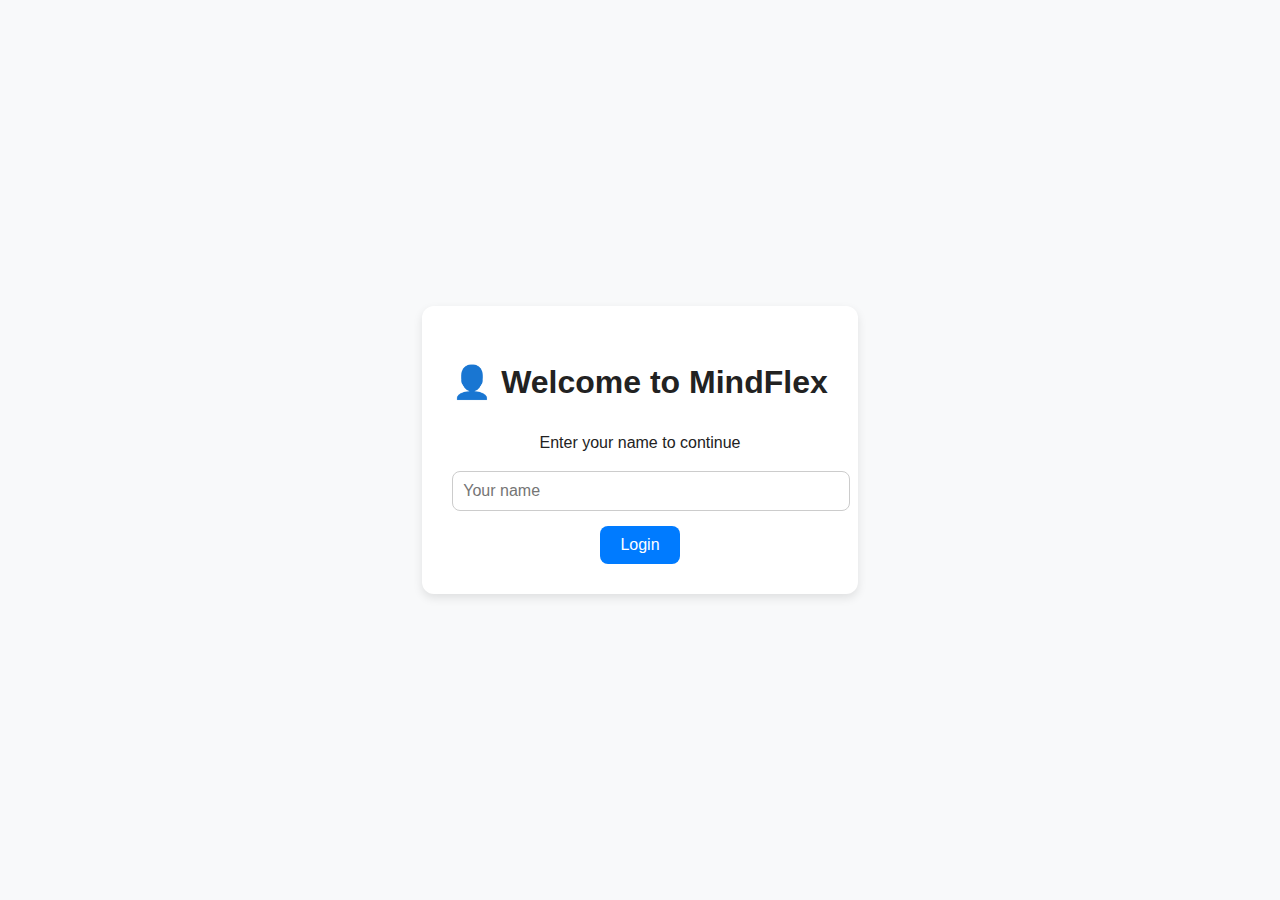
<file: index.html>
<!-- index.html -->
<!DOCTYPE html>
<html lang="en">
<head>
  <meta charset="UTF-8" />
  <meta name="viewport" content="width=device-width, initial-scale=1.0"/>
  <title>MindFlex — Cognitive Rehab Suite</title>
  <link rel="stylesheet" href="style.css" />
</head>
<body>
  <header>
    <h1>🧠 MindFlex</h1>
    <p id="greeting"></p>
    <p>Helping stroke patients & elderly boost memory and focus through fun games!</p>
    <nav>
      <a href="games/memory.html">Memory Match</a>
      <a href="games/reaction.html">Reaction Tester</a>
      <a href="games/sequence.html">Sequence Recaller</a>
      <a href="games/tracker.html">Progress Tracker</a>

    </nav>
  </header>

  <main>
    <section>
      <h2>🎯 Why MindFlex?</h2>
      <p>Designed to improve memory, focus, and cognitive ability through fun and simple brain games.</p>
    </section>

    <section>
      <h2>🎮 Try a Game</h2>
      <ul>
        <li><a href="games/memory.html">Memory Match</a></li>
        <li><a href="games/reaction.html">Reaction Tester</a></li>
        <li><a href="games/sequence.html">Sequence Recaller</a></li>
      </ul>
    </section>
  </main>
 

  <footer>
    <p>© 2025 MindFlex</p>
  </footer>
  <script>
    const name = localStorage.getItem("mindflexUser");
    if (name) {
      document.getElementById("greeting").textContent = "Welcome, " + name + " 👋";
    } else {
      window.location.href = "login.html"; // Force login if no user
    }
  </script>
  
</body>
</html>
</file>
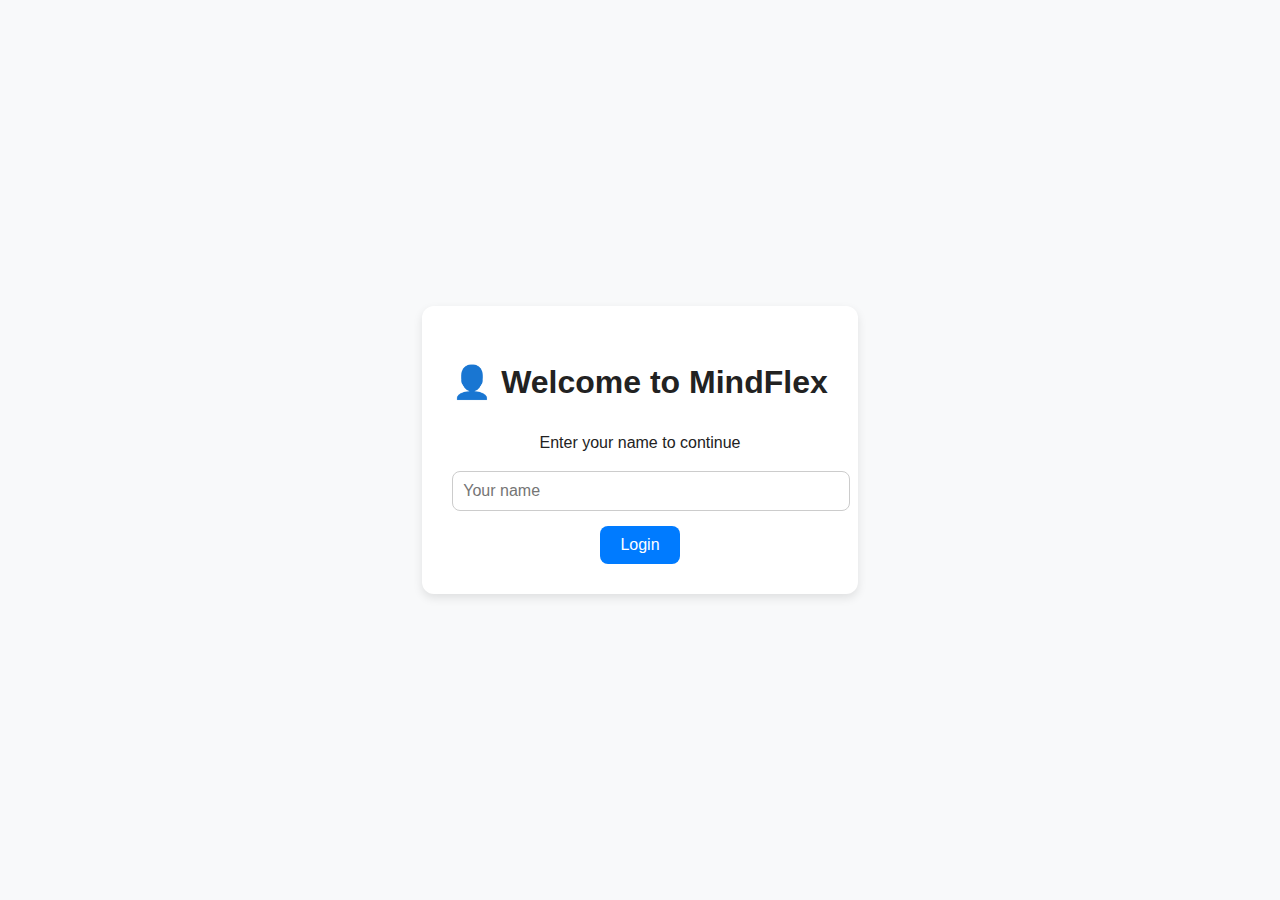
<file: login.html>
<!DOCTYPE html>
<html lang="en">
<head>
  <meta charset="UTF-8" />
  <meta name="viewport" content="width=device-width, initial-scale=1.0"/>
  <title>Login — MindFlex</title>
  <link rel="stylesheet" href="style.css" />
  <style>
    body {
      display: flex;
      justify-content: center;
      align-items: center;
      height: 100vh;
      background-color: #f8f9fa;
      font-family: sans-serif;
    }
    .login-box {
      background: white;
      padding: 30px;
      border-radius: 12px;
      box-shadow: 0 4px 10px rgba(0,0,0,0.1);
      text-align: center;
    }
    input {
      padding: 10px;
      font-size: 1rem;
      width: 100%;
      margin-bottom: 15px;
      border: 1px solid #ccc;
      border-radius: 8px;
    }
    button {
      padding: 10px 20px;
      font-size: 1rem;
      border: none;
      background-color: #007bff;
      color: white;
      border-radius: 8px;
      cursor: pointer;
    }
  </style>
</head>
<body>
  <div class="login-box">
    <h1>👤 Welcome to MindFlex</h1>
    <p>Enter your name to continue</p>
    <input type="text" id="username" placeholder="Your name" />
    <button onclick="login()">Login</button>
  </div>

  <script>
    function login() {
      const name = document.getElementById("username").value.trim();
      if (name) {
        localStorage.setItem("mindflexUser", name);
        window.location.href = "index.html";
      } else {
        alert("Please enter your name.");
      }
    }
  </script>
</body>
</html>
</file>
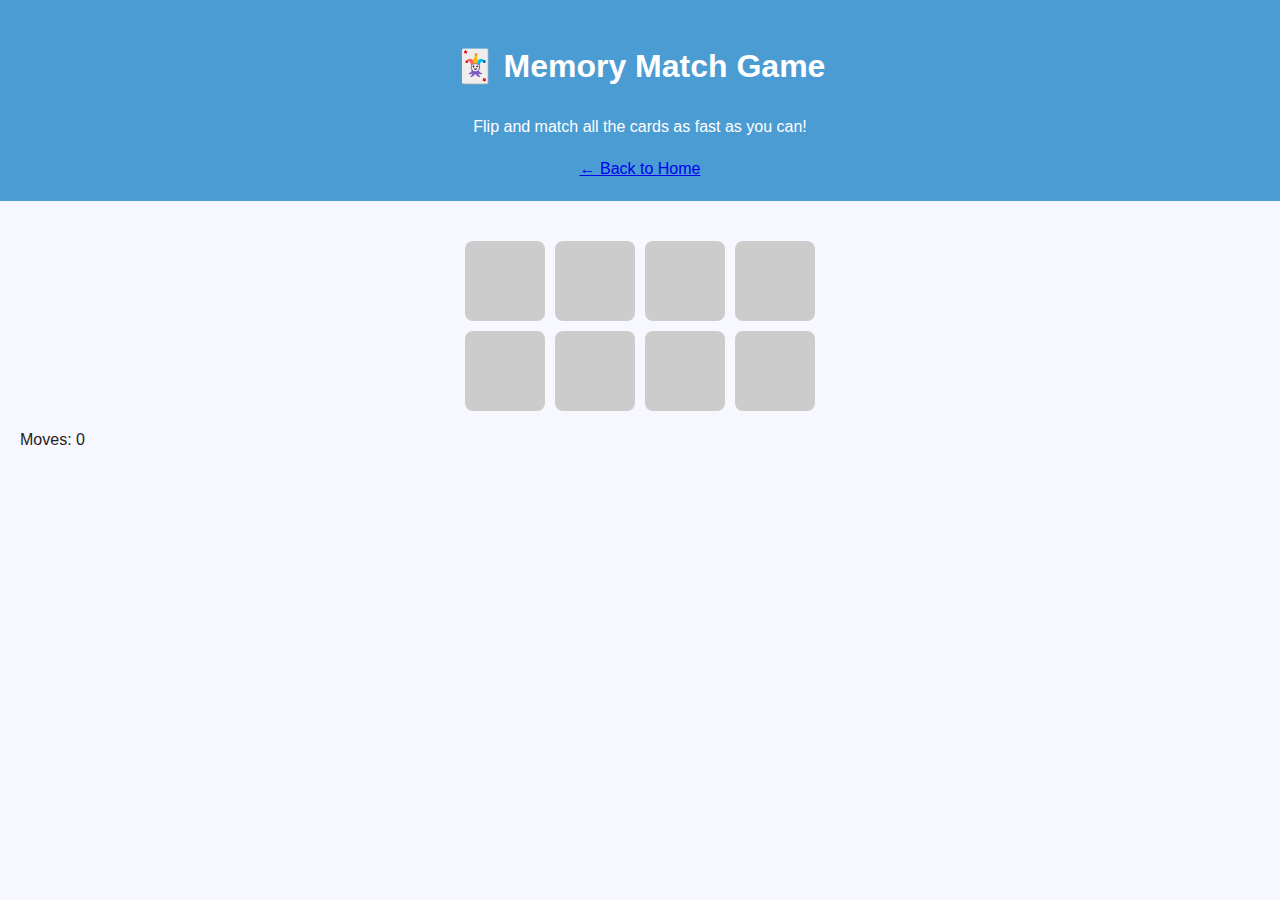
<file: memory.html>
<!DOCTYPE html>
<html lang="en">
<head>
  <meta charset="UTF-8" />
  <meta name="viewport" content="width=device-width, initial-scale=1.0"/>
  <title>Memory Match Game — MindFlex</title>
  <link rel="stylesheet" href="../style.css" />
  <style>
    .game-board {
      display: grid;
      grid-template-columns: repeat(4, 80px);
      gap: 10px;
      justify-content: center;
      margin-top: 20px;
    }
    .card {
      width: 80px;
      height: 80px;
      background-color: #ccc;
      display: flex;
      align-items: center;
      justify-content: center;
      font-size: 2rem;
      cursor: pointer;
      border-radius: 8px;
    }
    .card.flipped {
      background-color: #fff;
    }
  </style>
</head>
<body>
  <header>
    <h1>🃏 Memory Match Game</h1>
    <p>Flip and match all the cards as fast as you can!</p>
    <a href="../index.html">← Back to Home</a>
  </header>

  <main>
    <div class="game-board" id="gameBoard"></div>
    <p id="moves">Moves: 0</p>
  </main>

  <script>
    const emojis = ['🍎', '🍌', '🍇', '🍓', '🍎', '🍌', '🍇', '🍓'];
    const shuffled = emojis.sort(() => 0.5 - Math.random());
    const board = document.getElementById('gameBoard');
    let flippedCards = [];
    let moves = 0;

    shuffled.forEach((emoji, index) => {
      const card = document.createElement('div');
      card.classList.add('card');
      card.dataset.emoji = emoji;
      card.dataset.index = index;

      card.addEventListener('click', () => {
        if (card.classList.contains('flipped') || flippedCards.length === 2) return;

        card.classList.add('flipped');
        card.textContent = emoji;
        flippedCards.push(card);

        if (flippedCards.length === 2) {
          moves++;
          document.getElementById('moves').textContent = "Moves: " + moves;

          if (flippedCards[0].dataset.emoji === flippedCards[1].dataset.emoji) {
            flippedCards = [];
          } else {
            setTimeout(() => {
              flippedCards.forEach(c => {
                c.classList.remove('flipped');
                c.textContent = '';
              });
              flippedCards = [];
            }, 800);
          }
        }
      });

      board.appendChild(card);
    });
  </script>
</body>
</html>
</file>
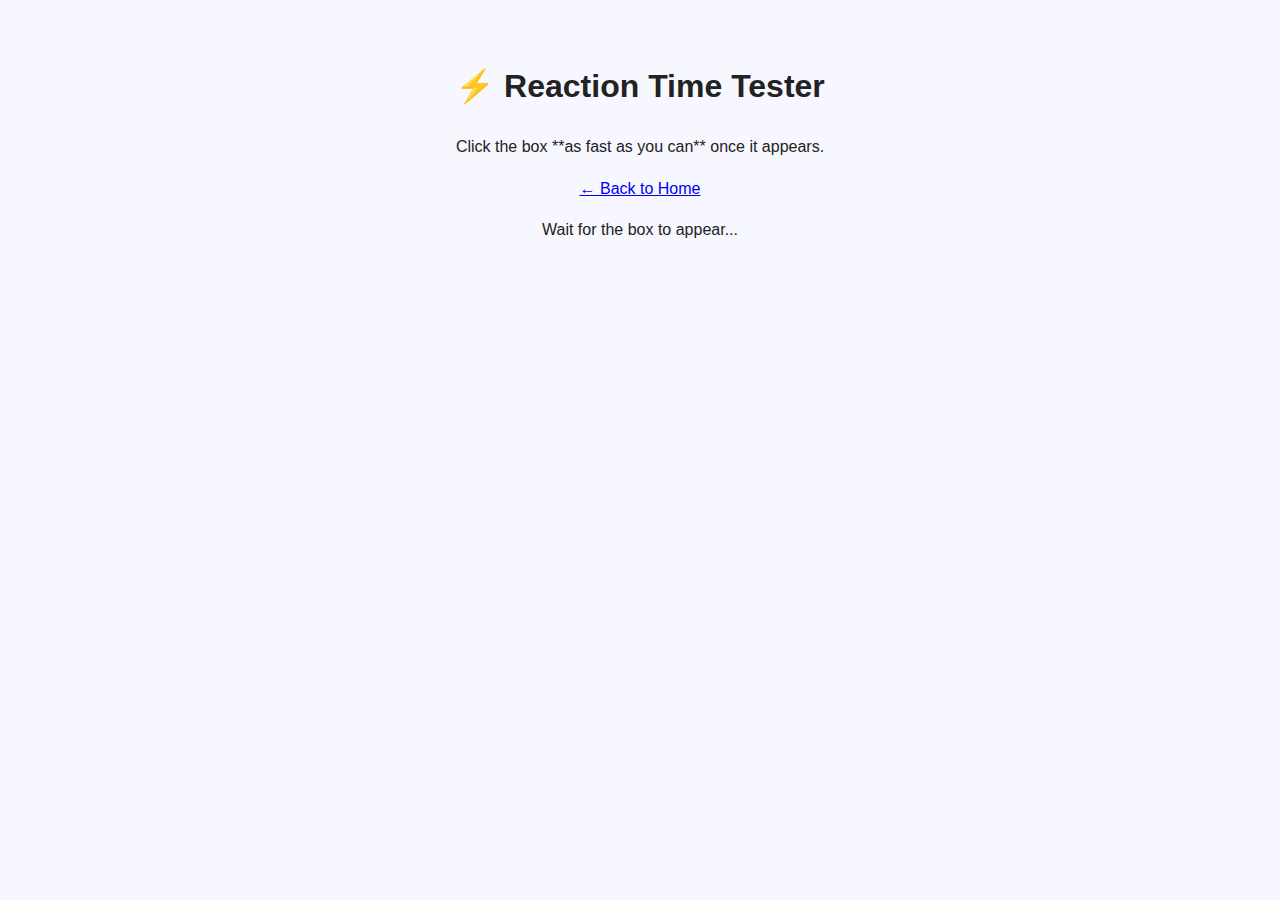
<file: reaction.html>
<!DOCTYPE html>
<html lang="en">
<head>
  <meta charset="UTF-8" />
  <meta name="viewport" content="width=device-width, initial-scale=1.0"/>
  <title>Reaction Time Tester — MindFlex</title>
  <link rel="stylesheet" href="../style.css" />
  <style>
    body {
      text-align: center;
      padding: 40px;
    }
    #box {
      width: 150px;
      height: 150px;
      background-color: red;
      display: none;
      margin: 30px auto;
      border-radius: 10px;
      cursor: pointer;
    }
  </style>
</head>
<body>
  <h1>⚡ Reaction Time Tester</h1>
  <p>Click the box **as fast as you can** once it appears.</p>
  <a href="../index.html">← Back to Home</a>

  <div id="box"></div>
  <p id="message">Wait for the box to appear...</p>
  <p id="time"></p>

  <script>
    const box = document.getElementById("box");
    const message = document.getElementById("message");
    const timeDisplay = document.getElementById("time");
    let startTime;

    function showBox() {
      const delay = Math.random() * 3000 + 1000; // 1s to 4s
      setTimeout(() => {
        box.style.display = "block";
        box.style.backgroundColor = getRandomColor();
        startTime = Date.now();
        message.textContent = "CLICK NOW!";
      }, delay);
    }

    function getRandomColor() {
      const colors = ["red", "blue", "green", "orange", "purple"];
      return colors[Math.floor(Math.random() * colors.length)];
    }

    box.addEventListener("click", () => {
      const reactionTime = Date.now() - startTime;
      box.style.display = "none";
      message.textContent = "Your Reaction Time:";
      timeDisplay.textContent = reactionTime + " ms";
      showBox(); // Restart
      // Save reaction time
    let times = JSON.parse(localStorage.getItem('reactionTimes') || '[]');
    times.push(reactionTime);
    localStorage.setItem('reactionTimes', JSON.stringify(times));

    });

    showBox();
  </script>
</body>
</html>
</file>
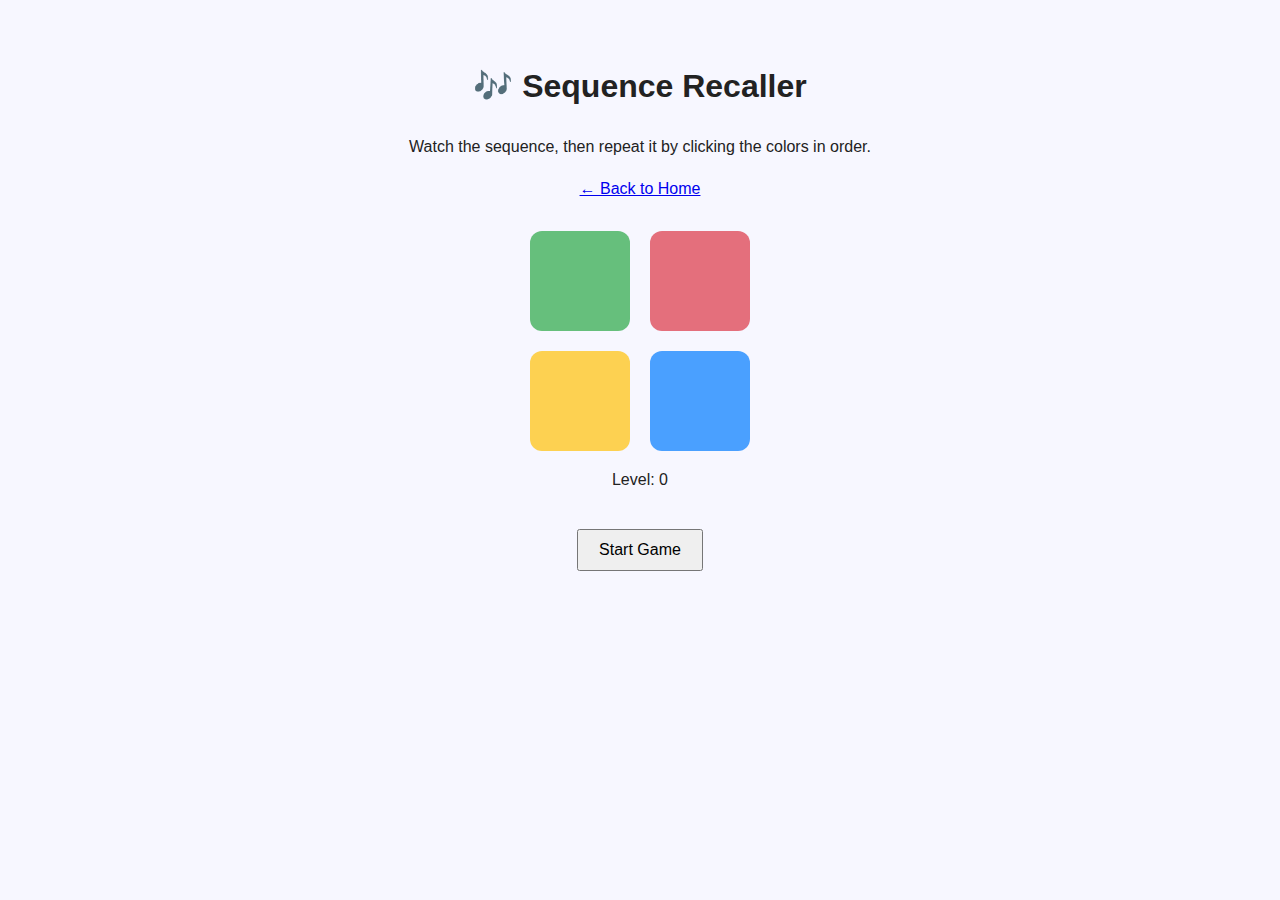
<file: sequence.html>
<!DOCTYPE html>
<html lang="en">
<head>
  <meta charset="UTF-8" />
  <meta name="viewport" content="width=device-width, initial-scale=1.0"/>
  <title>Sequence Recaller — MindFlex</title>
  <link rel="stylesheet" href="../style.css" />
  <style>
    body {
      text-align: center;
      padding: 40px;
    }
    .grid {
      display: grid;
      grid-template-columns: repeat(2, 100px);
      grid-gap: 20px;
      justify-content: center;
      margin-top: 30px;
    }
    .btn {
      width: 100px;
      height: 100px;
      border-radius: 12px;
      cursor: pointer;
      opacity: 0.7;
      transition: 0.2s;
    }
    .btn:active,
    .btn.flash {
      opacity: 1;
      box-shadow: 0 0 20px white;
    }
    .green { background-color: #28a745; }
    .red { background-color: #dc3545; }
    .yellow { background-color: #ffc107; }
    .blue { background-color: #007bff; }
    #startBtn {
      margin-top: 20px;
      padding: 10px 20px;
      font-size: 1rem;
    }
  </style>
</head>
<body>
  <h1>🎶 Sequence Recaller</h1>
  <p>Watch the sequence, then repeat it by clicking the colors in order.</p>
  <a href="../index.html">← Back to Home</a>

  <div class="grid">
    <div class="btn green" id="green"></div>
    <div class="btn red" id="red"></div>
    <div class="btn yellow" id="yellow"></div>
    <div class="btn blue" id="blue"></div>
  </div>

  <p id="level">Level: 0</p>
  <button id="startBtn">Start Game</button>

  <script>
    const colors = ["green", "red", "yellow", "blue"];
    let gameSequence = [];
    let userSequence = [];
    let level = 0;
    let canClick = false;

    const levelText = document.getElementById("level");
    const startBtn = document.getElementById("startBtn");

    function flash(color) {
      const btn = document.getElementById(color);
      btn.classList.add("flash");
      setTimeout(() => btn.classList.remove("flash"), 300);
    }

    function playSequence() {
      canClick = false;
      let i = 0;
      const interval = setInterval(() => {
        flash(gameSequence[i]);
        i++;
        if (i >= gameSequence.length) {
          clearInterval(interval);
          canClick = true;
        }
      }, 600);
    }

    function nextLevel() {
      const randomColor = colors[Math.floor(Math.random() * colors.length)];
      gameSequence.push(randomColor);
      userSequence = [];
      level++;
      levelText.textContent = "Level: " + level;
      playSequence();
    }

    function checkUserInput(color) {
      if (!canClick) return;
      userSequence.push(color);
      flash(color);

      const index = userSequence.length - 1;
      if (userSequence[index] !== gameSequence[index]) {
        levelText.textContent = "Game Over! You reached level " + level;
    let levels = JSON.parse(localStorage.getItem('sequenceLevels') || '[]');
    levels.push(level);
    localStorage.setItem('sequenceLevels', JSON.stringify(levels));

        gameSequence = [];
        level = 0;
        canClick = false;
        return;
      }

      if (userSequence.length === gameSequence.length) {
        setTimeout(nextLevel, 1000);
      }
    }

    colors.forEach(color => {
      const btn = document.getElementById(color);
      btn.addEventListener("click", () => checkUserInput(color));
    });

    startBtn.addEventListener("click", () => {
      gameSequence = [];
      level = 0;
      nextLevel();
    });
  </script>
</body>
</html>
</file>
<file: style.css>
/* style.css */
body {
    font-family: Arial, sans-serif;
    margin: 0;
    padding: 0;
    background-color: #f7f7ff;
    color: #222;
    line-height: 1.6;
  }
  
  header {
    background-color: #4b9cd3;
    color: white;
    padding: 20px;
    text-align: center;
  }
  
  nav a {
    margin: 0 10px;
    color: white;
    text-decoration: none;
  }
  
  main {
    padding: 20px;
  }
  
  ul {
    list-style: none;
    padding: 0;
  }
  
  ul li {
    margin: 10px 0;
  }
  
  footer {
    text-align: center;
    padding: 10px;
    background-color: #eee;
    font-size: 14px;
  }
</file>
